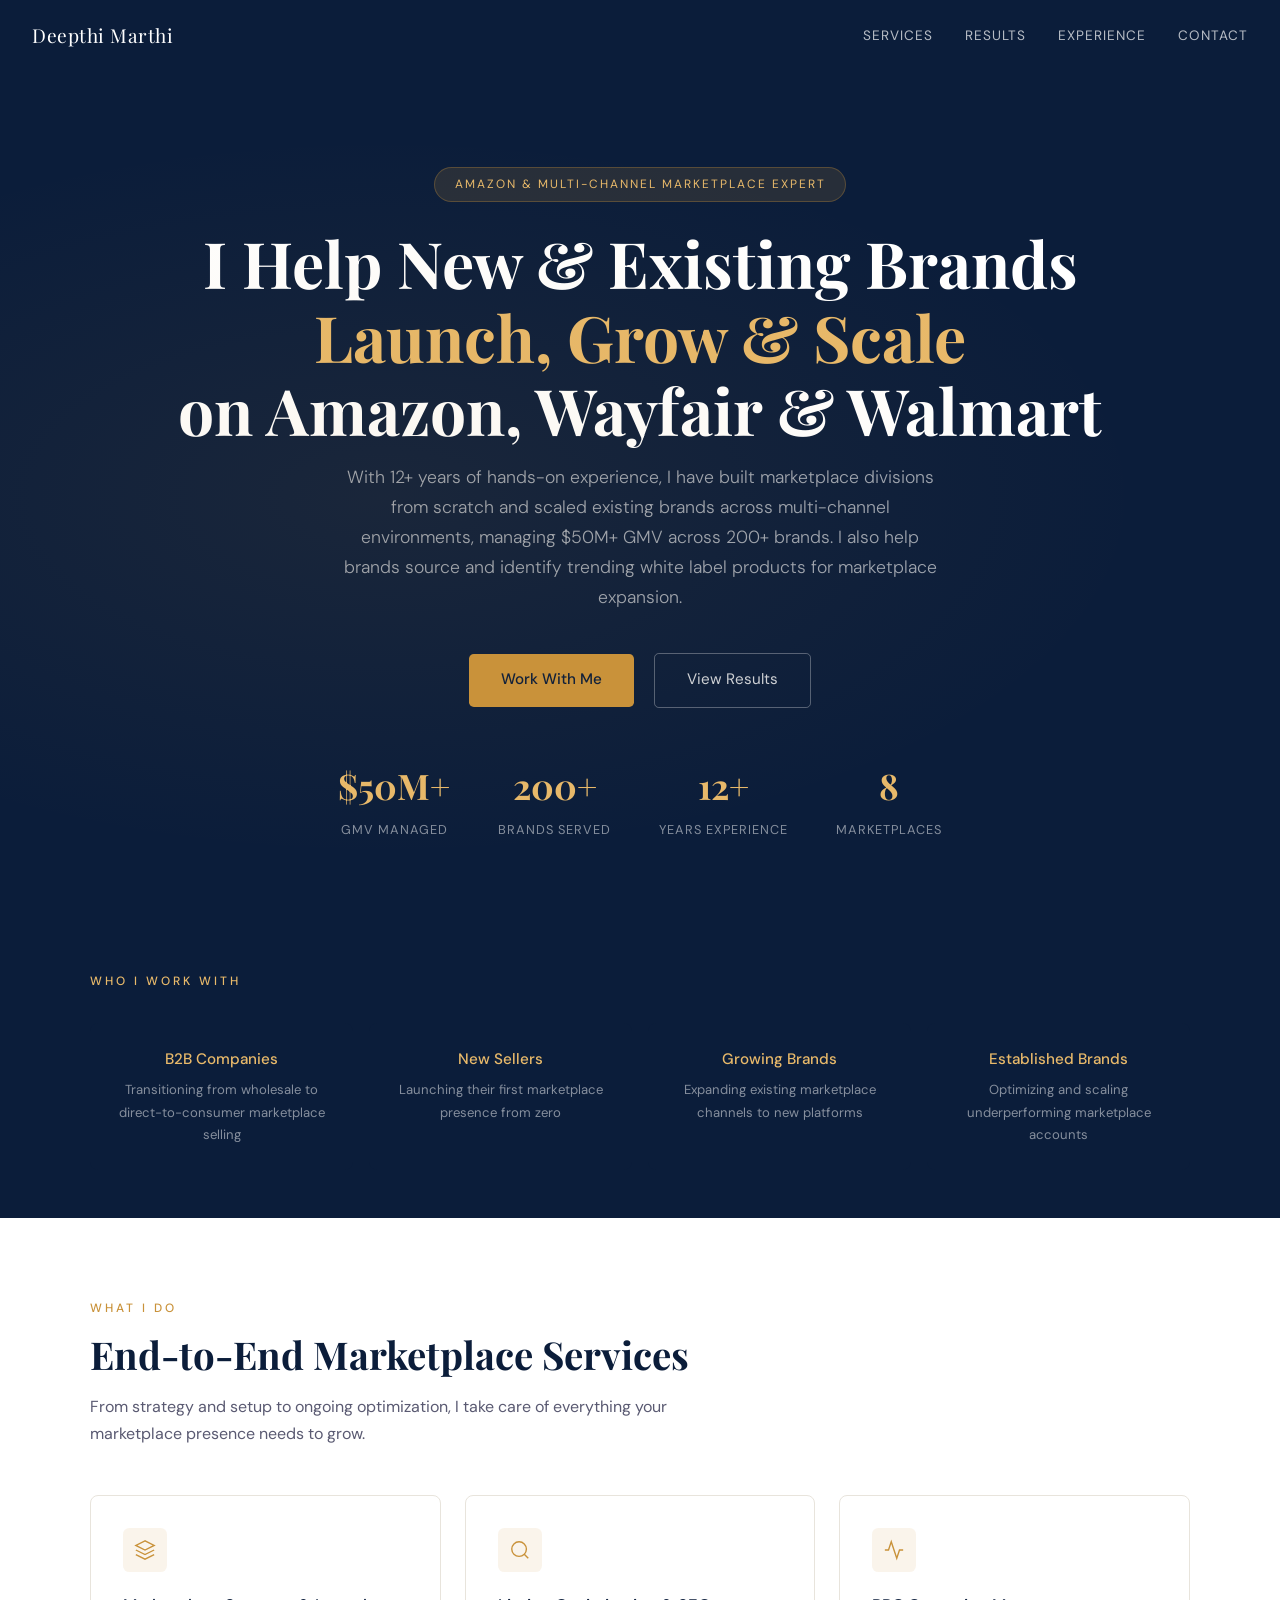
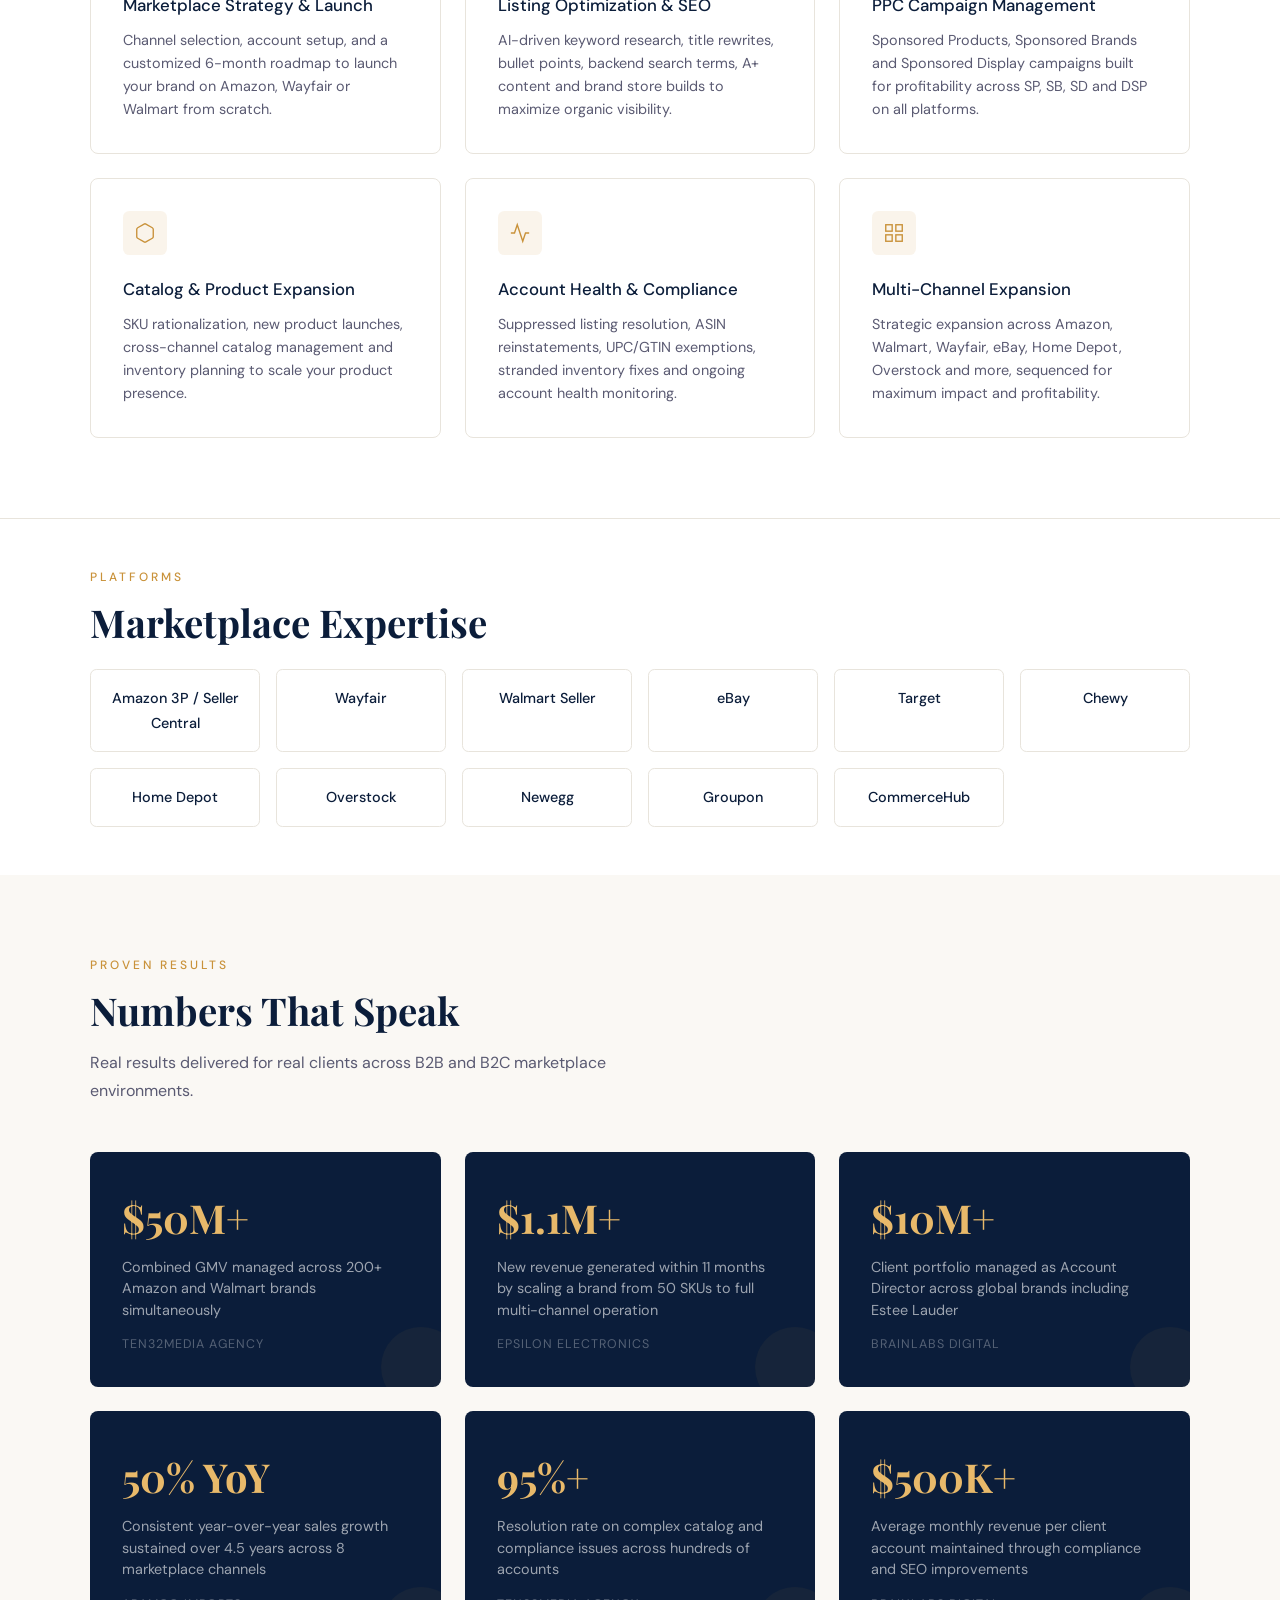
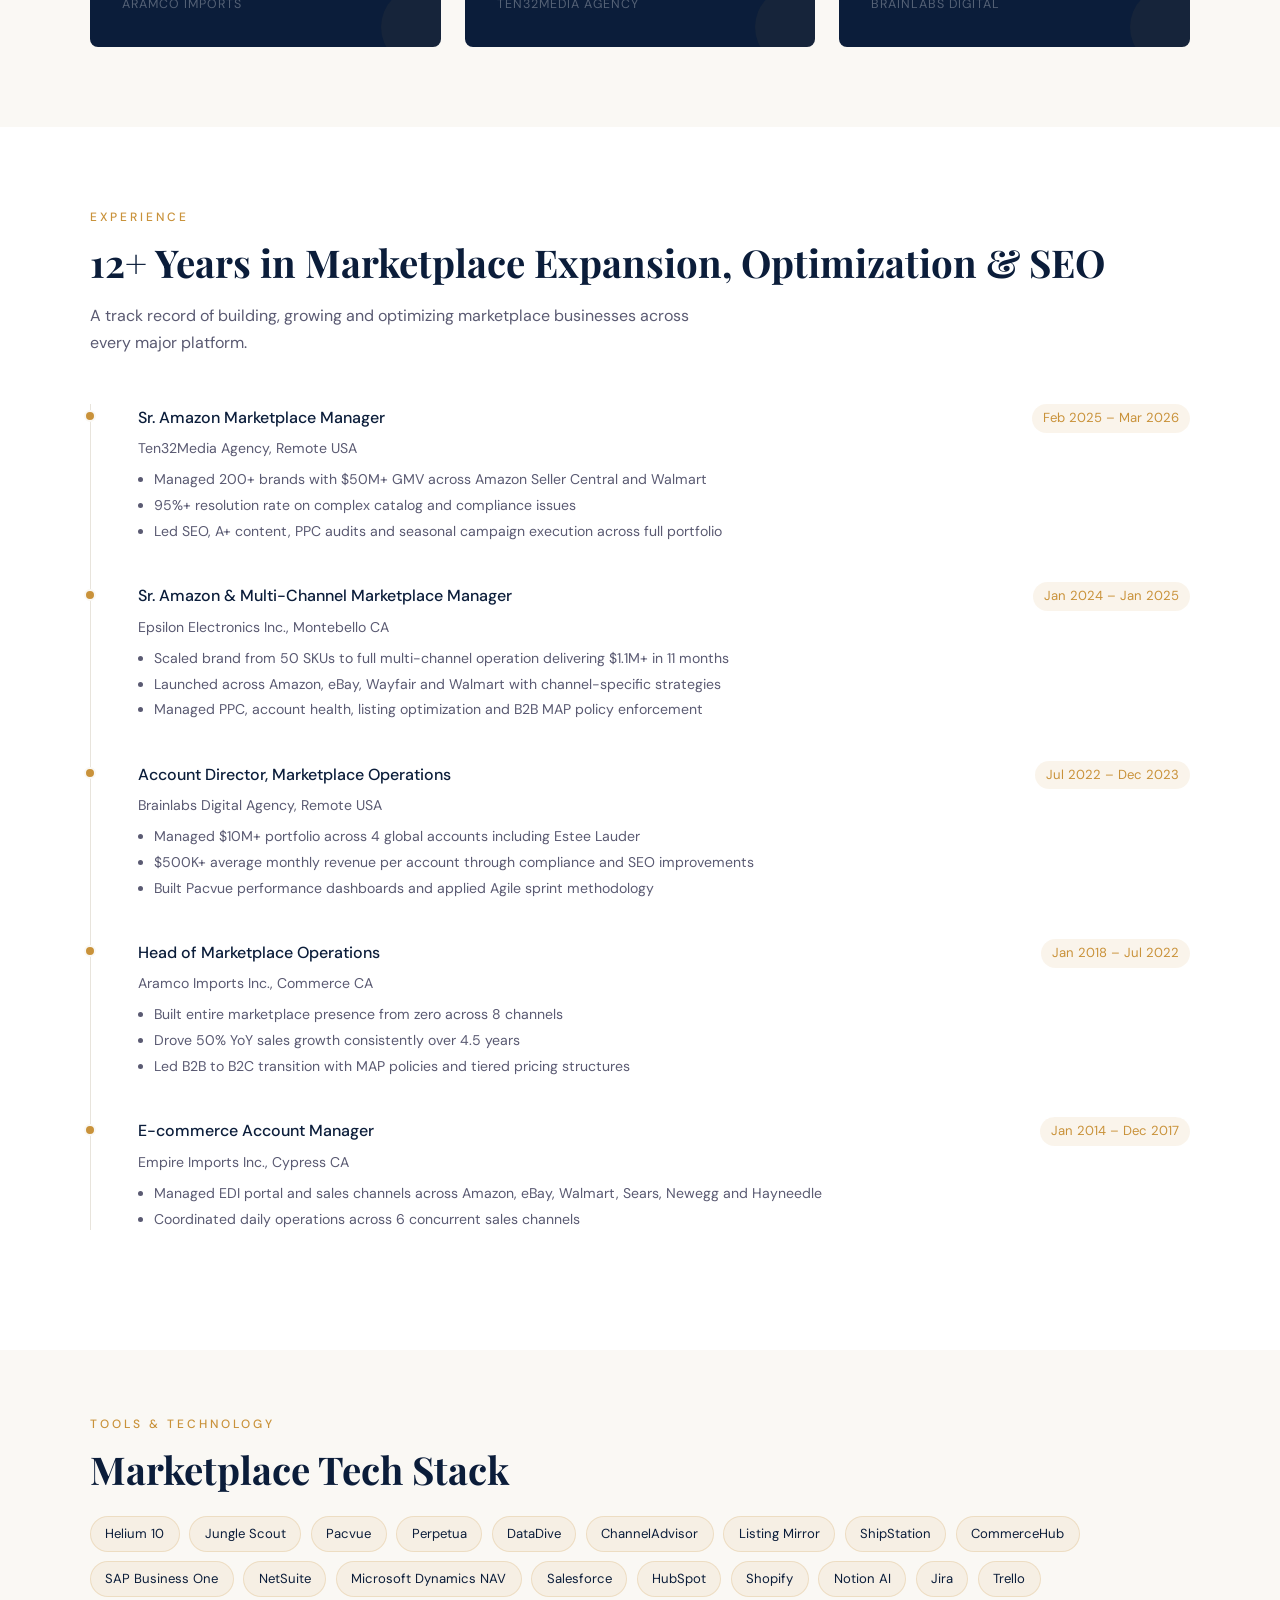
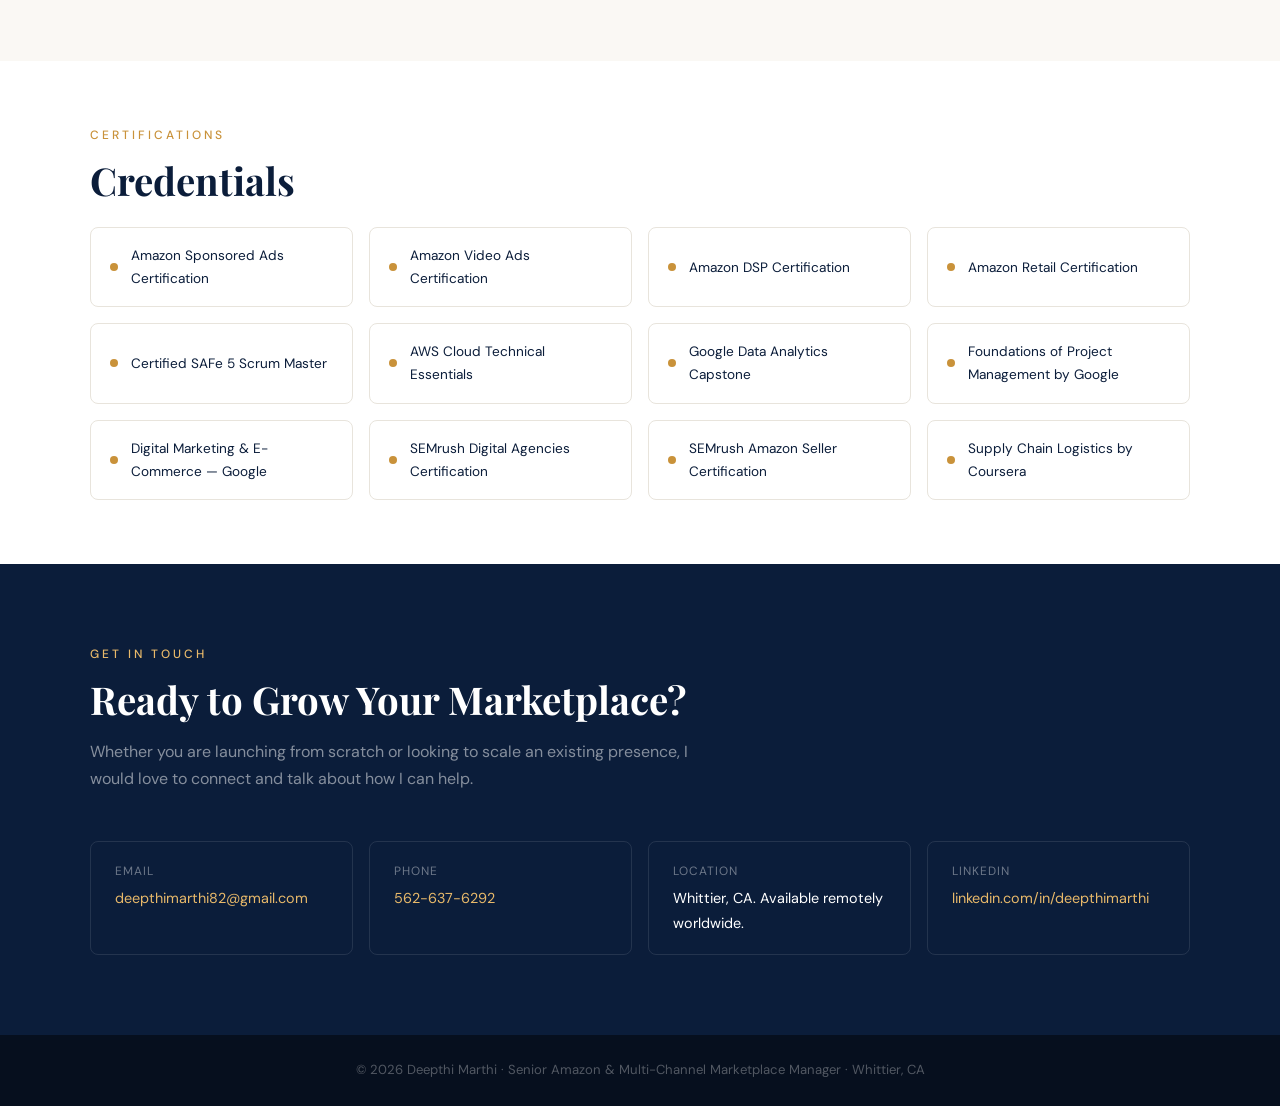
<file: index.html>
<!DOCTYPE html>
<html lang="en">
<head>
<meta charset="UTF-8">
<meta name="viewport" content="width=device-width, initial-scale=1.0">
<title>Deepthi Marthi | Amazon & Multi-Channel Marketplace Expert</title>
<link href="https://fonts.googleapis.com/css2?family=Playfair+Display:wght@400;700&family=DM+Sans:wght@300;400;500&display=swap" rel="stylesheet">
<style>
*{margin:0;padding:0;box-sizing:border-box}
:root{
--navy:#0B1D3A;
--gold:#C9923A;
--gold-light:#E8B96A;
--cream:#FAF8F4;
--text:#1A1A2E;
--muted:#5A5A72;
--white:#FFFFFF;
--border:#E8E4DC;
}
body{font-family:'DM Sans',sans-serif;background:var(--cream);color:var(--text);line-height:1.7}
a{text-decoration:none;color:inherit}

/* NAV */
nav{background:var(--navy);padding:1.2rem 2rem;display:flex;justify-content:space-between;align-items:center;position:sticky;top:0;z-index:100}
.nav-logo{font-family:'Playfair Display',serif;color:var(--white);font-size:1.2rem;letter-spacing:0.5px}
.nav-links{display:flex;gap:2rem}
.nav-links a{color:rgba(255,255,255,0.7);font-size:0.85rem;letter-spacing:1px;text-transform:uppercase;transition:color 0.2s}
.nav-links a:hover{color:var(--gold-light)}

/* HERO */
.hero{background:var(--navy);padding:6rem 2rem 5rem;text-align:center;position:relative;overflow:hidden}
.hero::before{content:'';position:absolute;top:0;left:0;right:0;bottom:0;background:radial-gradient(ellipse at 30% 50%, rgba(201,146,58,0.08) 0%, transparent 60%)}
.hero-badge{display:inline-block;background:rgba(201,146,58,0.15);border:1px solid rgba(201,146,58,0.3);color:var(--gold-light);font-size:0.75rem;letter-spacing:2px;text-transform:uppercase;padding:0.4rem 1.2rem;border-radius:2rem;margin-bottom:1.5rem}
.hero h1{font-family:'Playfair Display',serif;color:var(--white);font-size:clamp(2.5rem,5vw,4rem);font-weight:700;line-height:1.15;margin-bottom:1rem}
.hero h1 span{color:var(--gold-light)}
.hero-sub{color:rgba(255,255,255,0.6);font-size:1.1rem;max-width:600px;margin:0 auto 2.5rem;font-weight:300}
.hero-stats{display:flex;justify-content:center;gap:3rem;margin-top:3rem;flex-wrap:wrap}
.stat{text-align:center}
.stat-num{font-family:'Playfair Display',serif;color:var(--gold-light);font-size:2.2rem;font-weight:700;display:block}
.stat-label{color:rgba(255,255,255,0.5);font-size:0.8rem;letter-spacing:1px;text-transform:uppercase;margin-top:0.2rem}
.hero-cta{display:inline-flex;align-items:center;gap:0.5rem;background:var(--gold);color:var(--navy);padding:0.85rem 2rem;border-radius:0.3rem;font-weight:500;font-size:0.95rem;transition:background 0.2s;margin-right:1rem}
.hero-cta:hover{background:var(--gold-light)}
.hero-cta-outline{display:inline-flex;align-items:center;gap:0.5rem;border:1px solid rgba(255,255,255,0.3);color:rgba(255,255,255,0.8);padding:0.85rem 2rem;border-radius:0.3rem;font-size:0.95rem;transition:all 0.2s}
.hero-cta-outline:hover{border-color:var(--gold-light);color:var(--gold-light)}

/* SECTIONS */
section{padding:5rem 2rem}
.container{max-width:1100px;margin:0 auto}
.section-label{font-size:0.75rem;letter-spacing:3px;text-transform:uppercase;color:var(--gold);font-weight:500;margin-bottom:0.75rem}
.section-title{font-family:'Playfair Display',serif;font-size:clamp(1.8rem,3vw,2.5rem);color:var(--navy);margin-bottom:1rem;line-height:1.2}
.section-desc{color:var(--muted);max-width:600px;font-size:1rem;margin-bottom:3rem}

/* SERVICES */
.services-bg{background:var(--white)}
.services-grid{display:grid;grid-template-columns:repeat(auto-fit,minmax(280px,1fr));gap:1.5rem}
.service-card{border:1px solid var(--border);border-radius:0.5rem;padding:2rem;transition:all 0.2s;position:relative;overflow:hidden}
.service-card::before{content:'';position:absolute;top:0;left:0;width:3px;height:0;background:var(--gold);transition:height 0.3s}
.service-card:hover{border-color:var(--gold);transform:translateY(-3px)}
.service-card:hover::before{height:100%}
.service-icon{width:44px;height:44px;background:rgba(201,146,58,0.1);border-radius:0.4rem;display:flex;align-items:center;justify-content:center;margin-bottom:1.2rem}
.service-icon svg{width:22px;height:22px;stroke:var(--gold);fill:none;stroke-width:1.5}
.service-card h3{font-size:1.05rem;font-weight:500;color:var(--navy);margin-bottom:0.6rem}
.service-card p{color:var(--muted);font-size:0.9rem;line-height:1.6}

/* WHO I HELP */
.who-grid{display:grid;grid-template-columns:repeat(auto-fit,minmax(200px,1fr));gap:1rem;margin-top:2rem}
.who-card{background:var(--navy);border-radius:0.5rem;padding:1.5rem;text-align:center}
.who-card h4{color:var(--gold-light);font-size:0.95rem;margin-bottom:0.4rem;font-weight:500}
.who-card p{color:rgba(255,255,255,0.5);font-size:0.82rem}

/* PLATFORMS */
.platforms{background:var(--white)}
.platform-grid{display:grid;grid-template-columns:repeat(auto-fit,minmax(160px,1fr));gap:1rem}
.platform-pill{border:1px solid var(--border);border-radius:0.4rem;padding:1rem 1.2rem;text-align:center;font-size:0.9rem;font-weight:500;color:var(--navy);transition:all 0.2s}
.platform-pill:hover{border-color:var(--gold);color:var(--gold);background:rgba(201,146,58,0.05)}

/* RESULTS */
.results-grid{display:grid;grid-template-columns:repeat(auto-fit,minmax(260px,1fr));gap:1.5rem}
.result-card{background:var(--navy);border-radius:0.5rem;padding:2rem;position:relative;overflow:hidden}
.result-card::after{content:'';position:absolute;bottom:0;right:0;width:80px;height:80px;background:rgba(201,146,58,0.06);border-radius:50%;transform:translate(20px,20px)}
.result-num{font-family:'Playfair Display',serif;color:var(--gold-light);font-size:2.5rem;font-weight:700;display:block;margin-bottom:0.3rem}
.result-desc{color:rgba(255,255,255,0.6);font-size:0.9rem;line-height:1.5}
.result-company{color:rgba(255,255,255,0.3);font-size:0.78rem;text-transform:uppercase;letter-spacing:1px;margin-top:0.8rem}

/* EXPERIENCE */
.exp-bg{background:var(--white)}
.timeline{position:relative;padding-left:1.5rem}
.timeline::before{content:'';position:absolute;left:0;top:0;bottom:0;width:1px;background:var(--border)}
.exp-item{position:relative;margin-bottom:2.5rem;padding-left:1.5rem}
.exp-item::before{content:'';position:absolute;left:-1.9rem;top:0.4rem;width:8px;height:8px;border-radius:50%;background:var(--gold);border:2px solid var(--cream)}
.exp-header{display:flex;justify-content:space-between;align-items:flex-start;flex-wrap:wrap;gap:0.5rem;margin-bottom:0.3rem}
.exp-title{font-weight:500;color:var(--navy);font-size:1rem}
.exp-date{color:var(--gold);font-size:0.82rem;background:rgba(201,146,58,0.1);padding:0.2rem 0.7rem;border-radius:2rem;white-space:nowrap}
.exp-company{color:var(--muted);font-size:0.88rem;margin-bottom:0.5rem}
.exp-bullets{color:var(--muted);font-size:0.88rem;padding-left:1rem}
.exp-bullets li{margin-bottom:0.3rem;line-height:1.5}

/* TOOLS */
.tools-grid{display:flex;flex-wrap:wrap;gap:0.6rem}
.tool-tag{background:rgba(201,146,58,0.08);border:1px solid rgba(201,146,58,0.2);color:var(--navy);font-size:0.82rem;padding:0.35rem 0.9rem;border-radius:2rem;font-weight:400}

/* CERTS */
.certs-grid{display:grid;grid-template-columns:repeat(auto-fit,minmax(220px,1fr));gap:1rem}
.cert-item{background:var(--white);border:1px solid var(--border);border-radius:0.5rem;padding:1rem 1.2rem;display:flex;align-items:center;gap:0.8rem}
.cert-dot{width:8px;height:8px;background:var(--gold);border-radius:50%;flex-shrink:0}
.cert-name{font-size:0.85rem;color:var(--navy);font-weight:400}

/* CONTACT */
.contact-bg{background:var(--navy)}
.contact-bg .section-label{color:var(--gold-light)}
.contact-bg .section-title{color:var(--white)}
.contact-bg .section-desc{color:rgba(255,255,255,0.5)}
.contact-grid{display:grid;grid-template-columns:repeat(auto-fit,minmax(200px,1fr));gap:1rem;margin-top:2rem}
.contact-item{border:1px solid rgba(255,255,255,0.1);border-radius:0.5rem;padding:1.2rem 1.5rem;transition:border-color 0.2s}
.contact-item:hover{border-color:var(--gold)}
.contact-label{color:rgba(255,255,255,0.4);font-size:0.75rem;text-transform:uppercase;letter-spacing:1px;margin-bottom:0.3rem}
.contact-val{color:var(--white);font-size:0.9rem}
.contact-val a{color:var(--gold-light)}

/* FOOTER */
footer{background:#060F1E;padding:1.5rem 2rem;text-align:center;color:rgba(255,255,255,0.3);font-size:0.82rem}

@media(max-width:600px){
.hero-stats{gap:1.5rem}
.nav-links{display:none}
.hero-cta-outline{display:none}
}
</style>
</head>
<body>

<nav>
  <div class="nav-logo">Deepthi Marthi</div>
  <div class="nav-links">
    <a href="#services">Services</a>
    <a href="#results">Results</a>
    <a href="#experience">Experience</a>
    <a href="#contact">Contact</a>
  </div>
</nav>

<!-- HERO -->
<section class="hero">
  <div class="container">
    <div class="hero-badge">Amazon &amp; Multi-Channel Marketplace Expert</div>
    <h1>I Help New &amp; Existing Brands <span>Launch, Grow &amp; Scale</span><br>on Amazon, Wayfair &amp; Walmart</h1>
    <p class="hero-sub">With 12+ years of hands-on experience, I have built marketplace divisions from scratch and scaled existing brands across multi-channel environments, managing $50M+ GMV across 200+ brands. I also help brands source and identify trending white label products for marketplace expansion.</p>
    <div>
      <a href="#contact" class="hero-cta">Work With Me</a>
      <a href="#results" class="hero-cta-outline">View Results</a>
    </div>
    <div class="hero-stats">
      <div class="stat"><span class="stat-num">$50M+</span><span class="stat-label">GMV Managed</span></div>
      <div class="stat"><span class="stat-num">200+</span><span class="stat-label">Brands Served</span></div>
      <div class="stat"><span class="stat-num">12+</span><span class="stat-label">Years Experience</span></div>
      <div class="stat"><span class="stat-num">8</span><span class="stat-label">Marketplaces</span></div>
    </div>
  </div>
</section>

<!-- WHO I HELP -->
<section style="background:var(--navy);padding:3rem 2rem">
  <div class="container">
    <p class="section-label" style="color:var(--gold-light)">Who I Work With</p>
    <div class="who-grid">
      <div class="who-card"><h4>B2B Companies</h4><p>Transitioning from wholesale to direct-to-consumer marketplace selling</p></div>
      <div class="who-card"><h4>New Sellers</h4><p>Launching their first marketplace presence from zero</p></div>
      <div class="who-card"><h4>Growing Brands</h4><p>Expanding existing marketplace channels to new platforms</p></div>
      <div class="who-card"><h4>Established Brands</h4><p>Optimizing and scaling underperforming marketplace accounts</p></div>
    </div>
  </div>
</section>

<!-- SERVICES -->
<section class="services-bg" id="services">
  <div class="container">
    <p class="section-label">What I Do</p>
    <h2 class="section-title">End-to-End Marketplace Services</h2>
    <p class="section-desc">From strategy and setup to ongoing optimization, I take care of everything your marketplace presence needs to grow.</p>
    <div class="services-grid">
      <div class="service-card">
        <div class="service-icon"><svg viewBox="0 0 24 24"><path d="M12 2L2 7l10 5 10-5-10-5z"/><path d="M2 17l10 5 10-5"/><path d="M2 12l10 5 10-5"/></svg></div>
        <h3>Marketplace Strategy &amp; Launch</h3>
        <p>Channel selection, account setup, and a customized 6-month roadmap to launch your brand on Amazon, Wayfair or Walmart from scratch.</p>
      </div>
      <div class="service-card">
        <div class="service-icon"><svg viewBox="0 0 24 24"><circle cx="11" cy="11" r="8"/><path d="m21 21-4.35-4.35"/></svg></div>
        <h3>Listing Optimization &amp; SEO</h3>
        <p>AI-driven keyword research, title rewrites, bullet points, backend search terms, A+ content and brand store builds to maximize organic visibility.</p>
      </div>
      <div class="service-card">
        <div class="service-icon"><svg viewBox="0 0 24 24"><polyline points="22 12 18 12 15 21 9 3 6 12 2 12"/></svg></div>
        <h3>PPC Campaign Management</h3>
        <p>Sponsored Products, Sponsored Brands and Sponsored Display campaigns built for profitability across SP, SB, SD and DSP on all platforms.</p>
      </div>
      <div class="service-card">
        <div class="service-icon"><svg viewBox="0 0 24 24"><path d="M21 16V8a2 2 0 0 0-1-1.73l-7-4a2 2 0 0 0-2 0l-7 4A2 2 0 0 0 3 8v8a2 2 0 0 0 1 1.73l7 4a2 2 0 0 0 2 0l7-4A2 2 0 0 0 21 16z"/></svg></div>
        <h3>Catalog &amp; Product Expansion</h3>
        <p>SKU rationalization, new product launches, cross-channel catalog management and inventory planning to scale your product presence.</p>
      </div>
      <div class="service-card">
        <div class="service-icon"><svg viewBox="0 0 24 24"><path d="M22 12h-4l-3 9L9 3l-3 9H2"/></svg></div>
        <h3>Account Health &amp; Compliance</h3>
        <p>Suppressed listing resolution, ASIN reinstatements, UPC/GTIN exemptions, stranded inventory fixes and ongoing account health monitoring.</p>
      </div>
      <div class="service-card">
        <div class="service-icon"><svg viewBox="0 0 24 24"><rect x="3" y="3" width="7" height="7"/><rect x="14" y="3" width="7" height="7"/><rect x="14" y="14" width="7" height="7"/><rect x="3" y="14" width="7" height="7"/></svg></div>
        <h3>Multi-Channel Expansion</h3>
        <p>Strategic expansion across Amazon, Walmart, Wayfair, eBay, Home Depot, Overstock and more, sequenced for maximum impact and profitability.</p>
      </div>
    </div>
  </div>
</section>

<!-- PLATFORMS -->
<section class="platforms" id="platforms" style="padding:3rem 2rem;border-top:1px solid var(--border)">
  <div class="container">
    <p class="section-label">Platforms</p>
    <h2 class="section-title" style="margin-bottom:1.5rem">Marketplace Expertise</h2>
    <div class="platform-grid">
      <div class="platform-pill">Amazon 3P / Seller Central</div>
      
      <div class="platform-pill">Wayfair</div>
      <div class="platform-pill">Walmart Seller</div>
      <div class="platform-pill">eBay</div>
      <div class="platform-pill">Target</div>
      <div class="platform-pill">Chewy</div>
      <div class="platform-pill">Home Depot</div>
      <div class="platform-pill">Overstock</div>
      <div class="platform-pill">Newegg</div>
      <div class="platform-pill">Groupon</div>
      <div class="platform-pill">CommerceHub</div>
    </div>
  </div>
</section>

<!-- RESULTS -->
<section id="results" style="background:var(--cream);padding:5rem 2rem">
  <div class="container">
    <p class="section-label">Proven Results</p>
    <h2 class="section-title">Numbers That Speak</h2>
    <p class="section-desc">Real results delivered for real clients across B2B and B2C marketplace environments.</p>
    <div class="results-grid">
      <div class="result-card">
        <span class="result-num">$50M+</span>
        <p class="result-desc">Combined GMV managed across 200+ Amazon and Walmart brands simultaneously</p>
        <p class="result-company">Ten32Media Agency</p>
      </div>
      <div class="result-card">
        <span class="result-num">$1.1M+</span>
        <p class="result-desc">New revenue generated within 11 months by scaling a brand from 50 SKUs to full multi-channel operation</p>
        <p class="result-company">Epsilon Electronics</p>
      </div>
      <div class="result-card">
        <span class="result-num">$10M+</span>
        <p class="result-desc">Client portfolio managed as Account Director across global brands including Estee Lauder</p>
        <p class="result-company">Brainlabs Digital</p>
      </div>
      <div class="result-card">
        <span class="result-num">50% YoY</span>
        <p class="result-desc">Consistent year-over-year sales growth sustained over 4.5 years across 8 marketplace channels</p>
        <p class="result-company">Aramco Imports</p>
      </div>
      <div class="result-card">
        <span class="result-num">95%+</span>
        <p class="result-desc">Resolution rate on complex catalog and compliance issues across hundreds of accounts</p>
        <p class="result-company">Ten32Media Agency</p>
      </div>
      <div class="result-card">
        <span class="result-num">$500K+</span>
        <p class="result-desc">Average monthly revenue per client account maintained through compliance and SEO improvements</p>
        <p class="result-company">Brainlabs Digital</p>
      </div>
    </div>
  </div>
</section>

<!-- EXPERIENCE -->
<section class="exp-bg" id="experience">
  <div class="container">
    <p class="section-label">Experience</p>
    <h2 class="section-title">12+ Years in Marketplace Expansion, Optimization &amp; SEO</h2>
    <p class="section-desc">A track record of building, growing and optimizing marketplace businesses across every major platform.</p>
    <div class="timeline">
      <div class="exp-item">
        <div class="exp-header">
          <span class="exp-title">Sr. Amazon Marketplace Manager</span>
          <span class="exp-date">Feb 2025 – Mar 2026</span>
        </div>
        <div class="exp-company">Ten32Media Agency, Remote USA</div>
        <ul class="exp-bullets">
          <li>Managed 200+ brands with $50M+ GMV across Amazon Seller Central and Walmart</li>
          <li>95%+ resolution rate on complex catalog and compliance issues</li>
          <li>Led SEO, A+ content, PPC audits and seasonal campaign execution across full portfolio</li>
        </ul>
      </div>
      <div class="exp-item">
        <div class="exp-header">
          <span class="exp-title">Sr. Amazon & Multi-Channel Marketplace Manager</span>
          <span class="exp-date">Jan 2024 – Jan 2025</span>
        </div>
        <div class="exp-company">Epsilon Electronics Inc., Montebello CA</div>
        <ul class="exp-bullets">
          <li>Scaled brand from 50 SKUs to full multi-channel operation delivering $1.1M+ in 11 months</li>
          <li>Launched across Amazon, eBay, Wayfair and Walmart with channel-specific strategies</li>
          <li>Managed PPC, account health, listing optimization and B2B MAP policy enforcement</li>
        </ul>
      </div>
      <div class="exp-item">
        <div class="exp-header">
          <span class="exp-title">Account Director, Marketplace Operations</span>
          <span class="exp-date">Jul 2022 – Dec 2023</span>
        </div>
        <div class="exp-company">Brainlabs Digital Agency, Remote USA</div>
        <ul class="exp-bullets">
          <li>Managed $10M+ portfolio across 4 global accounts including Estee Lauder</li>
          <li>$500K+ average monthly revenue per account through compliance and SEO improvements</li>
          <li>Built Pacvue performance dashboards and applied Agile sprint methodology</li>
        </ul>
      </div>
      <div class="exp-item">
        <div class="exp-header">
          <span class="exp-title">Head of Marketplace Operations</span>
          <span class="exp-date">Jan 2018 – Jul 2022</span>
        </div>
        <div class="exp-company">Aramco Imports Inc., Commerce CA</div>
        <ul class="exp-bullets">
          <li>Built entire marketplace presence from zero across 8 channels</li>
          <li>Drove 50% YoY sales growth consistently over 4.5 years</li>
          <li>Led B2B to B2C transition with MAP policies and tiered pricing structures</li>
        </ul>
      </div>
      <div class="exp-item">
        <div class="exp-header">
          <span class="exp-title">E-commerce Account Manager</span>
          <span class="exp-date">Jan 2014 – Dec 2017</span>
        </div>
        <div class="exp-company">Empire Imports Inc., Cypress CA</div>
        <ul class="exp-bullets">
          <li>Managed EDI portal and sales channels across Amazon, eBay, Walmart, Sears, Newegg and Hayneedle</li>
          <li>Coordinated daily operations across 6 concurrent sales channels</li>
        </ul>
      </div>
    </div>
  </div>
</section>

<!-- TOOLS -->
<section style="background:var(--cream);padding:4rem 2rem">
  <div class="container">
    <p class="section-label">Tools &amp; Technology</p>
    <h2 class="section-title" style="margin-bottom:1.5rem">Marketplace Tech Stack</h2>
    <div class="tools-grid">
      <span class="tool-tag">Helium 10</span>
      <span class="tool-tag">Jungle Scout</span>
      <span class="tool-tag">Pacvue</span>
      <span class="tool-tag">Perpetua</span>
      <span class="tool-tag">DataDive</span>
      <span class="tool-tag">ChannelAdvisor</span>
      <span class="tool-tag">Listing Mirror</span>
      <span class="tool-tag">ShipStation</span>
      <span class="tool-tag">CommerceHub</span>
      <span class="tool-tag">SAP Business One</span>
      <span class="tool-tag">NetSuite</span>
      <span class="tool-tag">Microsoft Dynamics NAV</span>
      <span class="tool-tag">Salesforce</span>
      <span class="tool-tag">HubSpot</span>
      <span class="tool-tag">Shopify</span>
      <span class="tool-tag">Notion AI</span>
      <span class="tool-tag">Jira</span>
      <span class="tool-tag">Trello</span>
    </div>
  </div>
</section>

<!-- CERTIFICATIONS -->
<section style="background:var(--white);padding:4rem 2rem">
  <div class="container">
    <p class="section-label">Certifications</p>
    <h2 class="section-title" style="margin-bottom:1.5rem">Credentials</h2>
    <div class="certs-grid">
      <div class="cert-item"><div class="cert-dot"></div><span class="cert-name">Amazon Sponsored Ads Certification</span></div>
      <div class="cert-item"><div class="cert-dot"></div><span class="cert-name">Amazon Video Ads Certification</span></div>
      <div class="cert-item"><div class="cert-dot"></div><span class="cert-name">Amazon DSP Certification</span></div>
      <div class="cert-item"><div class="cert-dot"></div><span class="cert-name">Amazon Retail Certification</span></div>
      <div class="cert-item"><div class="cert-dot"></div><span class="cert-name">Certified SAFe 5 Scrum Master</span></div>
      <div class="cert-item"><div class="cert-dot"></div><span class="cert-name">AWS Cloud Technical Essentials</span></div>
      <div class="cert-item"><div class="cert-dot"></div><span class="cert-name">Google Data Analytics Capstone</span></div>
      <div class="cert-item"><div class="cert-dot"></div><span class="cert-name">Foundations of Project Management by Google</span></div>
      <div class="cert-item"><div class="cert-dot"></div><span class="cert-name">Digital Marketing & E-Commerce — Google</span></div>
      <div class="cert-item"><div class="cert-dot"></div><span class="cert-name">SEMrush Digital Agencies Certification</span></div>
      <div class="cert-item"><div class="cert-dot"></div><span class="cert-name">SEMrush Amazon Seller Certification</span></div>
      <div class="cert-item"><div class="cert-dot"></div><span class="cert-name">Supply Chain Logistics by Coursera</span></div>
    </div>
  </div>
</section>

<!-- CONTACT -->
<section class="contact-bg" id="contact">
  <div class="container">
    <p class="section-label">Get In Touch</p>
    <h2 class="section-title">Ready to Grow Your Marketplace?</h2>
    <p class="section-desc">Whether you are launching from scratch or looking to scale an existing presence, I would love to connect and talk about how I can help.</p>
    <div class="contact-grid">
      <div class="contact-item">
        <p class="contact-label">Email</p>
        <p class="contact-val"><a href="mailto:deepthimarthi82@gmail.com">deepthimarthi82@gmail.com</a></p>
      </div>
      <div class="contact-item">
        <p class="contact-label">Phone</p>
        <p class="contact-val"><a href="tel:5626376292">562-637-6292</a></p>
      </div>
      <div class="contact-item">
        <p class="contact-label">Location</p>
        <p class="contact-val">Whittier, CA. Available remotely worldwide.</p>
      </div>
      <div class="contact-item">
        <p class="contact-label">LinkedIn</p>
        <p class="contact-val" style="word-break:break-all;overflow-wrap:break-word;"><a href="https://www.linkedin.com/in/deepthimarthi/" target="_blank">linkedin.com/in/deepthimarthi</a></p>
      </div>
    </div>
  </div>
</section>

<footer>
  <p>© 2026 Deepthi Marthi · Senior Amazon & Multi-Channel Marketplace Manager · Whittier, CA</p>
</footer>

</body>
</html>
</file>
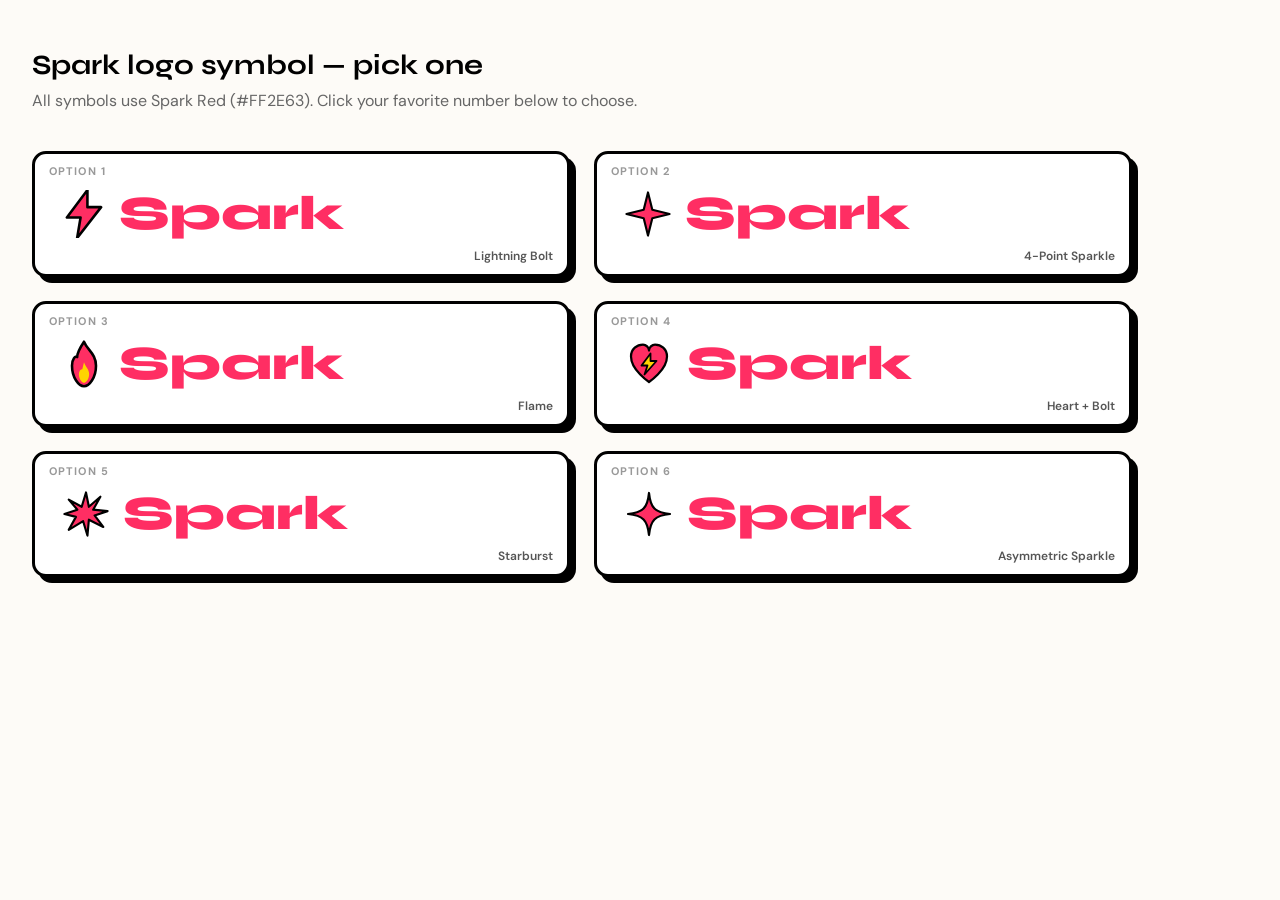
<file: frontend/public/logo-preview.html>
<!DOCTYPE html>
<html>
<head>
<meta charset="utf-8" />
<title>Spark Logo Options</title>
<link href="https://fonts.googleapis.com/css2?family=Syne:wght@700;800&family=DM+Sans:wght@500&display=swap" rel="stylesheet">
<style>
  body { background:#FDFBF7; font-family:'DM Sans',sans-serif; margin:0; padding:48px 32px; color:#000; }
  h1 { font-family:'Syne',sans-serif; font-size:28px; margin:0 0 8px; }
  p.sub { color:#666; margin:0 0 40px; }
  .grid { display:grid; grid-template-columns:repeat(2,1fr); gap:24px; max-width:1100px; }
  .opt {
    background:#fff;
    border:3px solid #000;
    border-radius:14px;
    box-shadow:6px 6px 0 #000;
    padding:36px 28px;
    display:flex;
    align-items:center;
    gap:14px;
    position:relative;
  }
  .opt .num {
    position:absolute; top:10px; left:14px;
    font-size:11px; font-weight:700; color:#999; letter-spacing:0.1em;
  }
  .opt .label {
    position:absolute; bottom:10px; right:14px;
    font-size:12px; font-weight:600; color:#555;
  }
  .word { font-family:'Syne',sans-serif; font-weight:800; font-size:48px; color:#FF2E63; line-height:1; }
  /* Symbols */
  .sym-bolt { width:42px; height:48px; }
  .sym-flame { width:42px; height:48px; }
  .sym-spark { width:46px; height:48px; }
  .sym-heart-bolt { width:48px; height:48px; }
  .sym-burst { width:46px; height:48px; }
  .sym-orbit { width:48px; height:48px; }
</style>
</head>
<body>
  <h1>Spark logo symbol — pick one</h1>
  <p class="sub">All symbols use Spark Red (#FF2E63). Click your favorite number below to choose.</p>

  <div class="grid">

    <!-- Option 1: Lightning Bolt (literal spark) -->
    <div class="opt">
      <span class="num">OPTION 1</span>
      <svg class="sym-bolt" viewBox="0 0 24 28" fill="#FF2E63" stroke="#000" stroke-width="1.5" stroke-linejoin="round">
        <path d="M14 0 L2 16 L10 16 L8 28 L22 10 L14 10 Z"/>
      </svg>
      <span class="word">Spark</span>
      <span class="label">Lightning Bolt</span>
    </div>

    <!-- Option 2: 4-point sparkle/star -->
    <div class="opt">
      <span class="num">OPTION 2</span>
      <svg class="sym-spark" viewBox="0 0 32 32" fill="#FF2E63" stroke="#000" stroke-width="1.5" stroke-linejoin="round">
        <path d="M16 1 L19 13 L31 16 L19 19 L16 31 L13 19 L1 16 L13 13 Z"/>
      </svg>
      <span class="word">Spark</span>
      <span class="label">4-Point Sparkle</span>
    </div>

    <!-- Option 3: Flame -->
    <div class="opt">
      <span class="num">OPTION 3</span>
      <svg class="sym-flame" viewBox="0 0 24 28" fill="#FF2E63" stroke="#000" stroke-width="1.5" stroke-linejoin="round">
        <path d="M12 1 C 14 6 19 8 19 15 C 19 22 15 27 12 27 C 9 27 5 22 5 15 C 5 11 7 9 8 10 C 8 7 10 4 12 1 Z"/>
        <path d="M12 13 C 13 16 15 17 15 20 C 15 23 13 25 12 25 C 11 25 9 23 9 20 C 9 18 10 17 11 17" fill="#FFD400" stroke="none"/>
      </svg>
      <span class="word">Spark</span>
      <span class="label">Flame</span>
    </div>

    <!-- Option 4: Heart with lightning -->
    <div class="opt">
      <span class="num">OPTION 4</span>
      <svg class="sym-heart-bolt" viewBox="0 0 32 32" stroke="#000" stroke-width="1.5" stroke-linejoin="round">
        <path d="M16 28 C 16 28 4 20 4 11 C 4 6 8 3 12 3 C 14 3 16 5 16 7 C 16 5 18 3 20 3 C 24 3 28 6 28 11 C 28 20 16 28 16 28 Z" fill="#FF2E63"/>
        <path d="M17 9 L11 17 L15 17 L13 23 L21 14 L17 14 Z" fill="#FFD400" stroke="#000" stroke-width="1.2"/>
      </svg>
      <span class="word">Spark</span>
      <span class="label">Heart + Bolt</span>
    </div>

    <!-- Option 5: Starburst/explosion -->
    <div class="opt">
      <span class="num">OPTION 5</span>
      <svg class="sym-burst" viewBox="0 0 32 32" fill="#FF2E63" stroke="#000" stroke-width="1.5" stroke-linejoin="round">
        <path d="M16 1 L18 11 L26 4 L21 13 L31 14 L22 17 L28 25 L18 20 L17 31 L14 21 L4 27 L9 18 L1 16 L10 13 L4 6 L13 11 Z"/>
      </svg>
      <span class="word">Spark</span>
      <span class="label">Starburst</span>
    </div>

    <!-- Option 6: Asymmetric spark (Notion / Linear style) -->
    <div class="opt">
      <span class="num">OPTION 6</span>
      <svg class="sym-orbit" viewBox="0 0 32 32" fill="#FF2E63" stroke="#000" stroke-width="1.5" stroke-linejoin="round">
        <path d="M16 2 C 17 12 20 15 30 16 C 20 17 17 20 16 30 C 15 20 12 17 2 16 C 12 15 15 12 16 2 Z"/>
      </svg>
      <span class="word">Spark</span>
      <span class="label">Asymmetric Sparkle</span>
    </div>

  </div>
</body>
</html>
</file>
